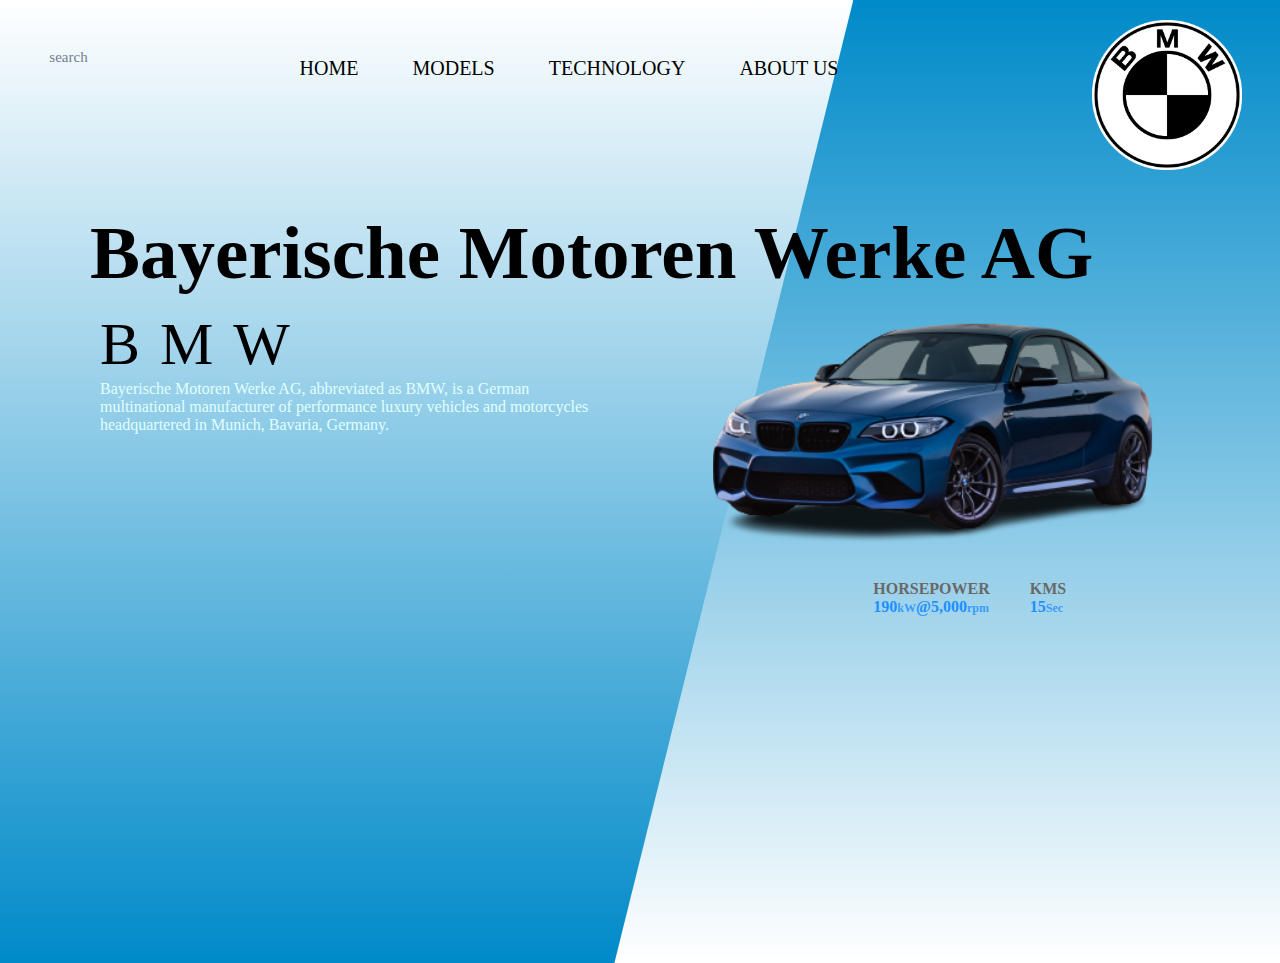
<file: main/index.html>
<!DOCTYPE html>
<html>
    <head>
        <title> BMW Company</title>
        <link rel="stylesheet" href="index.css">
    </head>
    <body>
        <div class="content">
            <img class="car" src="photos/bmw3.png">
            <h1>Bayerische Motoren Werke AG</h1>
            <h2>BMW</h2><br>
            <p>Bayerische Motoren Werke AG, abbreviated as BMW, is a German multinational manufacturer of performance luxury vehicles and motorcycles headquartered in Munich, Bavaria, Germany.</p>
        </div>
        <div class="main">
            <nav>
                <form>
                    <input type="search" placeholder=" search ">
                </form>
                <ul>
                    <li><a href="">Home</a></li>
                    <li><a href="E:\bmw\model.html">Models</a></li>
                    <li><a href="E:\bmw\technology.html">Technology</a></li>
                    <li><a href="E:\bmw\about us.html">About us</a></li>
                    <a href=""><img class="logo" src="photos/logo.png"></a>
                </ul>
            </nav>
            <div class="half">
            </div>
            <div class="car-side">
                <div>
                    <p class="title">HorsePower</p>
                    <p class="value">190<span>kW</span>@5,000<span>rpm</span></p>
                </div>
                <div>
                    <p class="title">kms</p>
                    <p class="value">15<span>Sec</span></p>
                </div>
            </div>
        </div>
    </body>
</html>
</file>
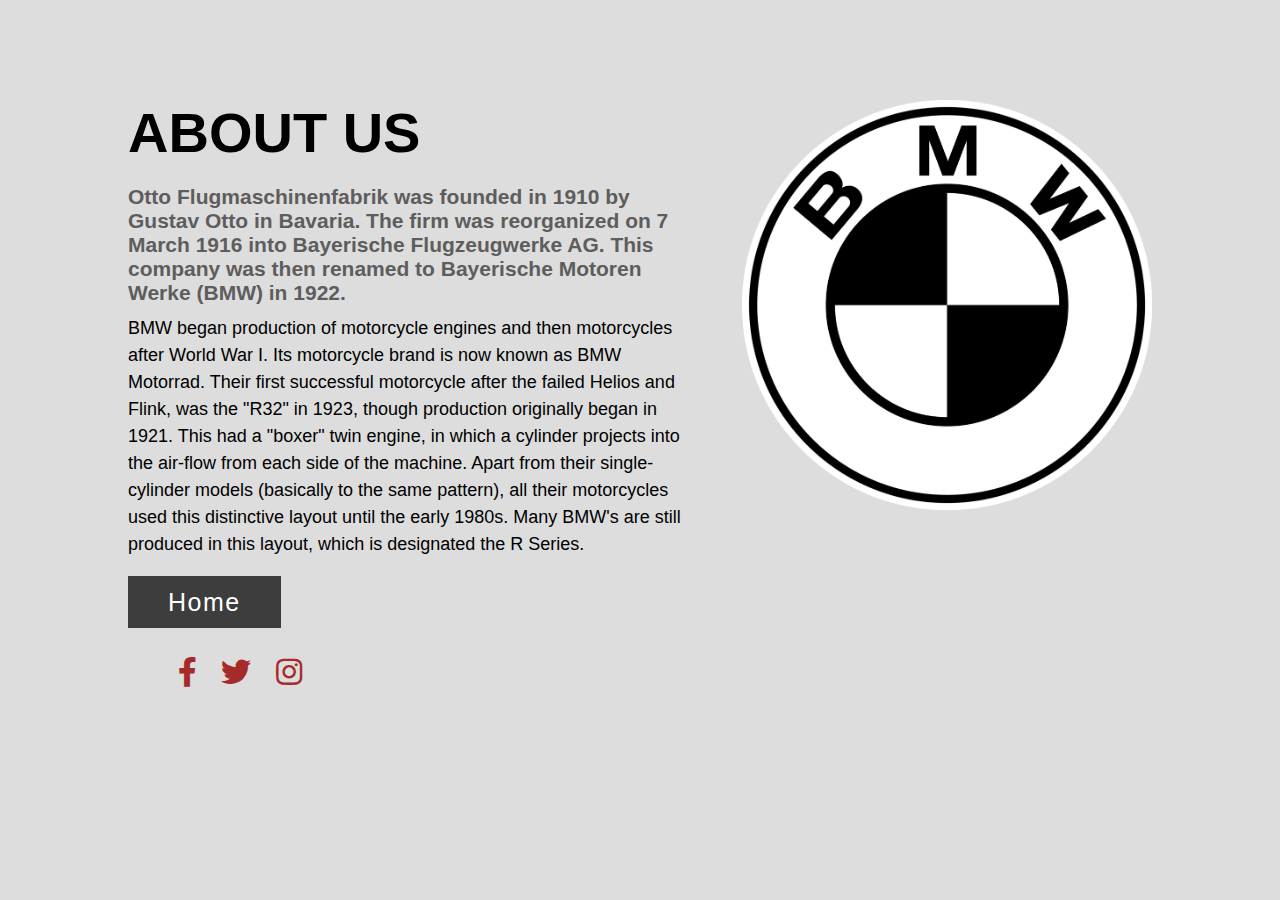
<file: main/about us.html>
<!DOCTYPE html>
<html>
<head>
	<title>About Us Section</title>
	<link rel="stylesheet" href="https://pro.fontawesome.com/releases/v5.10.0/css/all.css">
	<link rel="stylesheet" type="text/css" href="about us.css">
</head>	
<body>
	<div class="section">
		<div class="container">
			<div class="content-section">
				<div class="title">
					<h1>About Us</h1>
				</div>
				<div class="content">
					<h3>Otto Flugmaschinenfabrik was founded in 1910 by Gustav Otto in Bavaria. The firm was reorganized on 7 March 1916 into Bayerische Flugzeugwerke AG. This company was then renamed to Bayerische Motoren Werke (BMW) in 1922.</h3>
					<p>BMW began production of motorcycle engines and then motorcycles after World War I. Its motorcycle brand is now known as BMW Motorrad. Their first successful motorcycle after the failed Helios and Flink, was the "R32" in 1923, though production originally began in 1921. This had a "boxer" twin engine, in which a cylinder projects into the air-flow from each side of the machine. Apart from their single-cylinder models (basically to the same pattern), all their motorcycles used this distinctive layout until the early 1980s. Many BMW's are still produced in this layout, which is designated the R Series.</p>
					<div class="button">
						<a href="E:\car-landing-page-main\index.html">Home</a>
					</div>
				</div>
				<div class="social">
					<a href="https://www.facebook.com/BMW/"><i class="fab fa-facebook-f"></i></a>
					<a href="https://twitter.com/bmwindia"><i class="fab fa-twitter"></i></a>
					<a href="https://www.instagram.com/bmw/"><i class="fab fa-instagram"></i></a>
				</div>
			</div>
			<div class="image-section">
				<img src="photos/logo.png">
			</div>
		</div>
	</div>

	
</body>
</html>
</file>
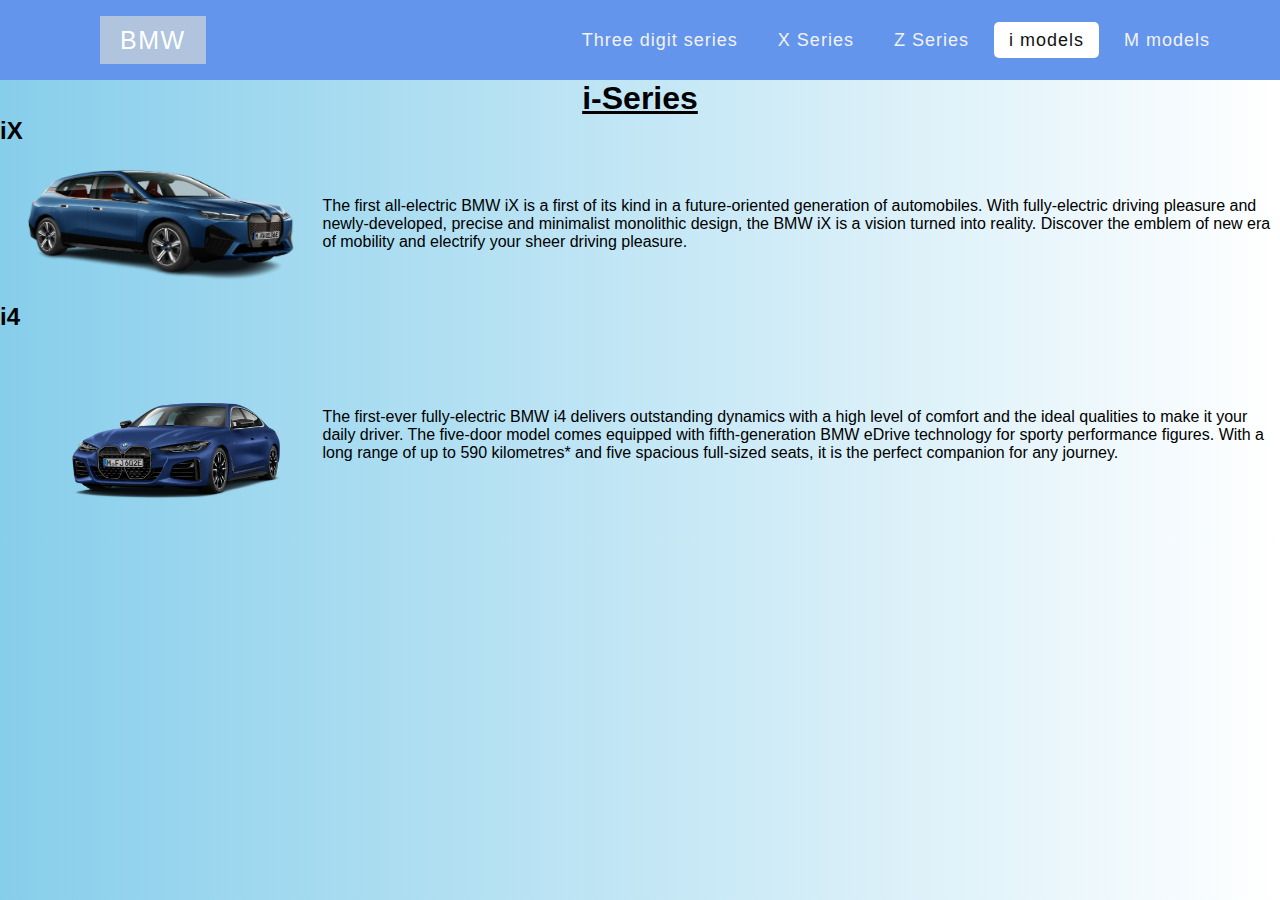
<file: main/model i.html>
<!DOCTYPE html>
<html >
   <head>
      <title>Models</title>
      <link rel="stylesheet" href="model.css">
   </head>
   <body>
      <nav>
         <div class="button">
            <a href="E:\bmw\index.html">BMW</a>
          </div>
         
         <input type="checkbox" id="click">
         <label for="click" class="menu-btn">
         <i class="fas fa-bars"></i>
         </label>
         <ul>
            <li><a href="E:\bmw\model.html">Three digit series</a></li>
            <li><a href="E:\bmw\model x.html">X Series</a></li>
            <li><a href="E:\bmw\model z.html">Z Series</a></li>
            <li><a class="active">i models</a></li>
            <li><a href="E:\bmw\model m.html">M models</a></li>
         </ul>
      </nav>
      </div>

<center>
<h1><u>i-Series</u></h1>
</center>
<h2>iX</h2>
      <table  width = "100%" height="100px" >
         <tr>
            <td><center><img src='photos/ix.png'  width="100%" height="150px"></center></td>
            <td width="75%" height="100px"><p>The first all-electric BMW iX is a first of its kind in a future-oriented generation of automobiles. With fully-electric driving pleasure and newly-developed, precise and minimalist monolithic design, the BMW iX is a vision turned into reality. Discover the emblem of new era of mobility and electrify your sheer driving pleasure. </p></td>
         </tr>    
      </table>

<h2>i4</h2>
      <table  width = "100%" height="100px" >
         <tr>
            <td><center><img src='photos/i4.png'  width="120%" height="200px"></center></td>
            <td width="75%" height="100px"><p>The first-ever fully-electric BMW i4 delivers outstanding dynamics with a high level of comfort and the ideal qualities to make it your daily driver. The five-door model comes equipped with fifth-generation BMW eDrive technology for sporty performance figures. With a long range of up to 590 kilometres* and five spacious full-sized seats, it is the perfect companion for any journey.</p></td>
         </tr>    
      </table>


   </body>
</html>
</file>
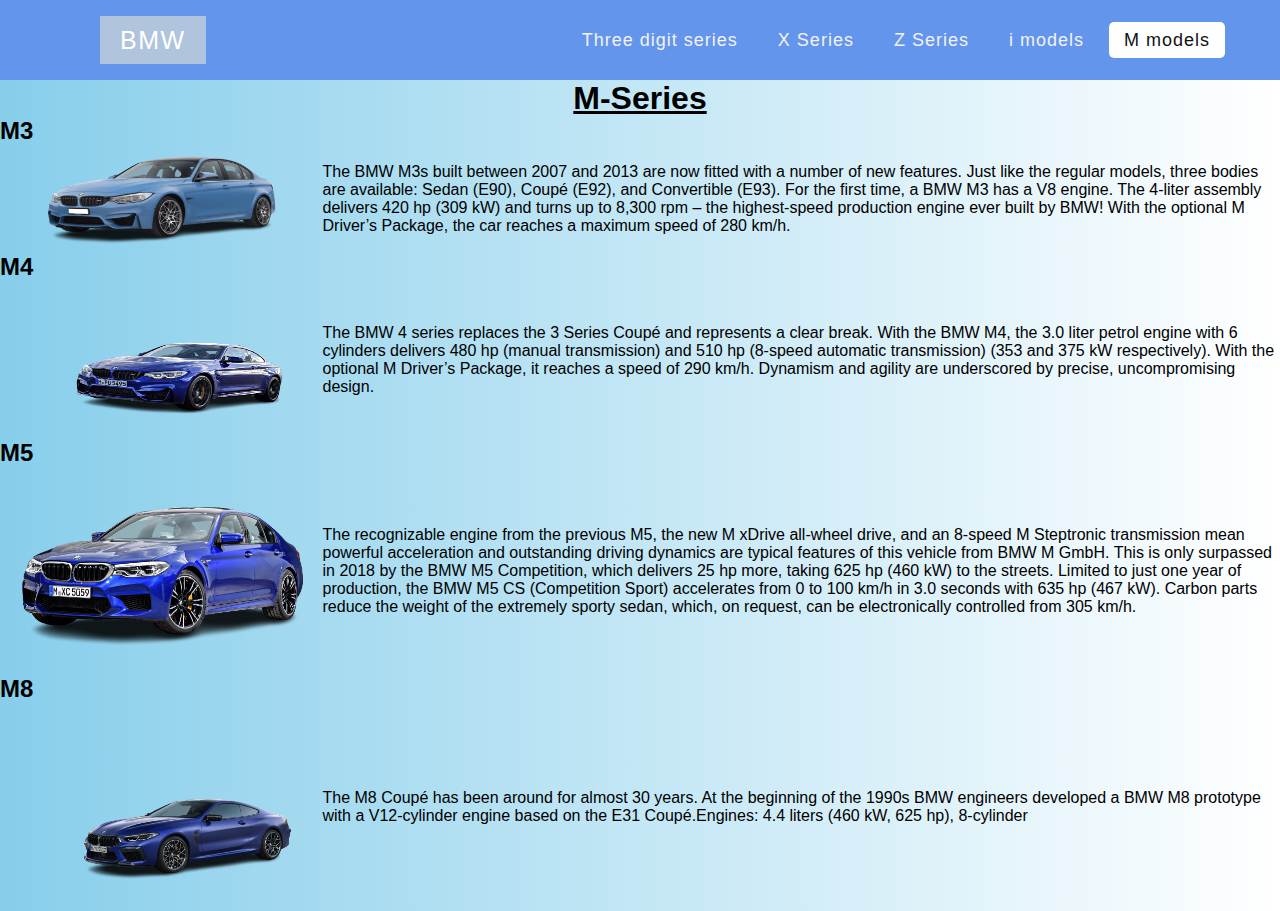
<file: main/model m.html>
<!DOCTYPE html>
<html >
   <head>
      <title>Models</title>
      <link rel="stylesheet" href="model.css">
   </head>
   <body>
      <nav>
         <div class="button">
            <a href="E:\bmw\index.html">BMW</a>
          </div>
         
         <input type="checkbox" id="click">
         <label for="click" class="menu-btn">
         <i class="fas fa-bars"></i>
         </label>
         <ul>
            <li><a href="E:\bmw\model.html">Three digit series</a></li>
            <li><a href="E:\bmw\model x.html">X Series</a></li>
            <li><a href="E:\bmw\model z.html">Z Series</a></li>
            <li><a href="E:\bmw\model i.html">i models</a></li>
            <li><a class="active">M models</a></li>
         </ul>
      </nav>
      </div>
<center>
<h1><u>M-Series</u></h1>
</center>
<h2>M3</h2>
      <table  width = "100%" height="100px" >
         <tr>
            <td><center><img src='photos/m3.png'  width="75%" height="100px"></center></td>
            <td width="75%" height="100px"><p>The BMW M3s built between 2007 and 2013 are now fitted with a number of new features. Just like the regular models, three bodies are available: Sedan (E90), Coupé (E92), and Convertible (E93). For the first time, a BMW M3 has a V8 engine. The 4-liter assembly delivers 420 hp (309 kW) and turns up to 8,300 rpm – the highest-speed production engine ever built by BMW! With the optional M Driver’s Package, the car reaches a maximum speed of 280 km/h. </p></td>
         </tr>    
      </table>

<h2>M4</h2>
      <table  width = "100%" height="100px" >
         <tr>
            <td><center><img src='photos/m4.png'  width="100%" height="150px"></center></td>
            <td width="75%" height="100px"><p>The BMW 4 series replaces the 3 Series Coupé and represents a clear break. With the BMW M4, the 3.0 liter petrol engine with 6 cylinders delivers 480 hp (manual transmission) and 510 hp (8-speed automatic transmission) (353 and 375 kW respectively). With the optional M Driver’s Package, it reaches a speed of 290 km/h. Dynamism and agility are underscored by precise, uncompromising design. </p></td>
         </tr>    
      </table>

<h2>M5</h2>
      <table  width = "100%" height="100px" >
         <tr>
            <td><center><img src='photos/m51.png'  width="100%" height="200px"></center></td>
            <td width="75%" height="100px"><p>The recognizable engine from the previous M5, the new M xDrive all-wheel drive, and an 8-speed M Steptronic transmission mean powerful acceleration and outstanding driving dynamics are typical features of this vehicle from BMW M GmbH. This is only surpassed in 2018 by the BMW M5 Competition, which delivers 25 hp more, taking 625 hp (460 kW) to the streets. Limited to just one year of production, the BMW M5 CS (Competition Sport) accelerates from 0 to 100 km/h in 3.0 seconds with 635 hp (467 kW). Carbon parts reduce the weight of the extremely sporty sedan, which, on request, can be electronically controlled from 305 km/h.

 </p></td>
         </tr>    
      </table>

<h2>M8</h2>
      <table  width = "100%" height="100px" >
         <tr>
            <td><center><img src='photos/m8.png'  width="100%" height="200px"></center></td>
            <td width="75%" height="100px"><p>The M8 Coupé has been around for almost 30 years. At the beginning of the 1990s BMW engineers developed a BMW M8 prototype with a V12-cylinder engine based on the E31 Coupé.Engines: 4.4 liters (460 kW, 625 hp), 8-cylinder </p></td>
         </tr>    
      </table>

   </body>
</html>
</file>
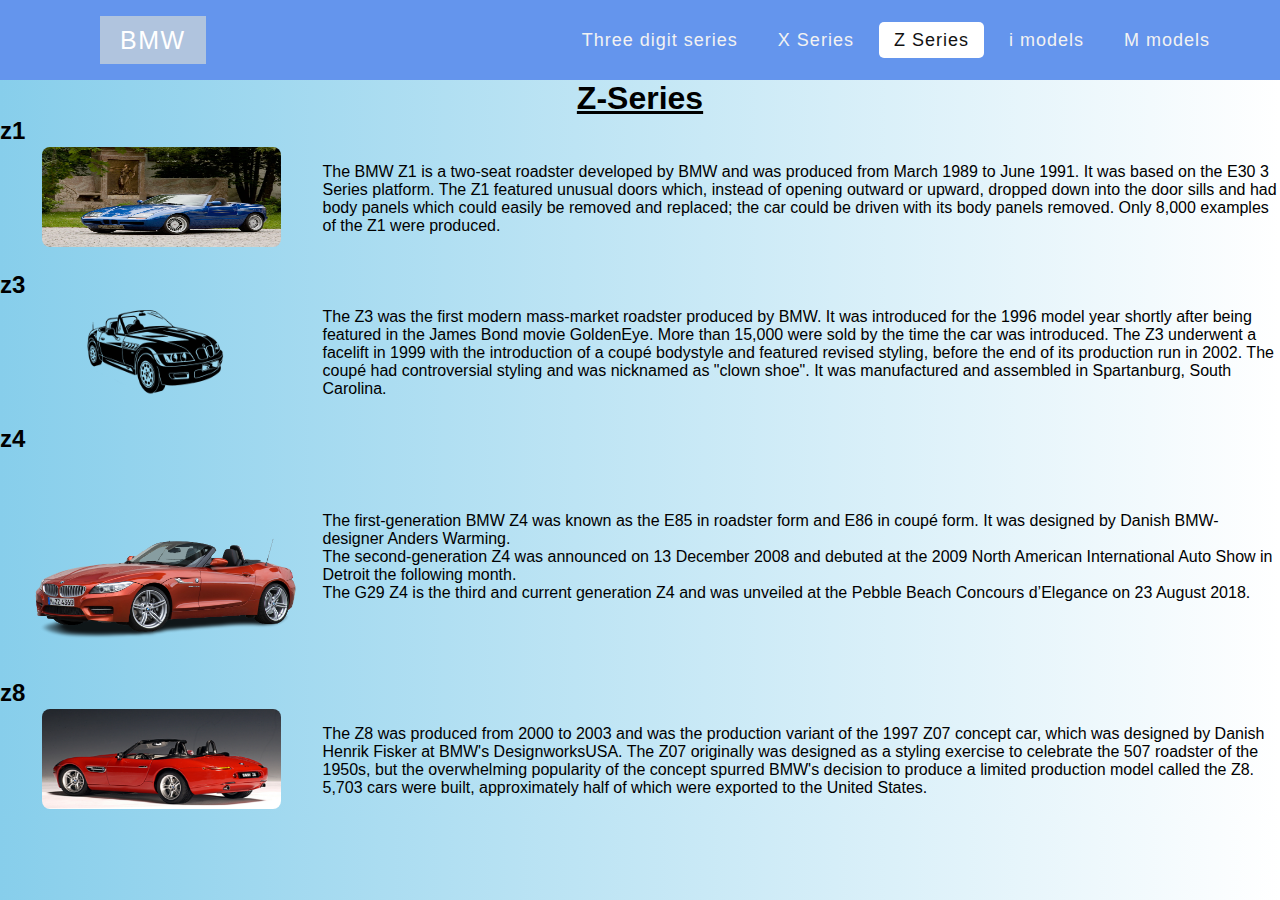
<file: main/model z.html>
<!DOCTYPE html>
<html >
   <head>
      <title>Models</title>
      <link rel="stylesheet" href="model.css">
   </head>
   <body>
      <nav>
         <div class="button">
            <a href="E:\bmw\index.html">BMW</a>
          </div>
         
         <input type="checkbox" id="click">
         <label for="click" class="menu-btn">
         <i class="fas fa-bars"></i>
         </label>
         <ul>
            <li><a href="E:\bmw\model.html">Three digit series</a></li>
            <li><a href="E:\bmw\model x.html">X Series</a></li>
            <li><a class="active">Z Series</a></li>
            <li><a href="E:\bmw\model i.html">i models</a></li>
            <li><a href="E:\bmw\model m.html">M models</a></li>
         </ul>
      </nav>
      </div>

  <center>
<h1><u>Z-Series</u></h1>
</center>
<h2>z1</h2>
      <table  width = "100%" height="100px" >
         <tr>
            <td><center><img src='photos/z1.jpg'  width="75%" height="100px"></center></td>
            <td width="75%" height="100px"><p>The BMW Z1 is a two-seat roadster developed by BMW and was produced from March 1989 to June 1991. It was based on the E30 3 Series platform. The Z1 featured unusual doors which, instead of opening outward or upward, dropped down into the door sills and had body panels which could easily be removed and replaced; the car could be driven with its body panels removed. Only 8,000 examples of the Z1 were produced. </p></td>
         </tr>    
      </table>
<br \>
<h2>z3</h2>
      <table  width = "100%" height="100px" >
         <tr>
            <td><center><img src='photos/z3.png'  width="100%" height="100px"></center></td>
            <td width="75%" height="100px"><p>The Z3 was the first modern mass-market roadster produced by BMW. It was introduced for the 1996 model year shortly after being featured in the James Bond movie GoldenEye. More than 15,000 were sold by the time the car was introduced. The Z3 underwent a facelift in 1999 with the introduction of a coupé bodystyle and featured revised styling, before the end of its production run in 2002. The coupé had controversial styling and was nicknamed as "clown shoe". It was manufactured and assembled in Spartanburg, South Carolina. </p></td>
         </tr>    

      </table>
<br \>
<h2>z4</h2>
      <table  width = "100%" height="100px" >
         <tr>
            <td><center><img src='photos/z4.png'  width="100%" height="200px"></center></td>
            <td width="75%" height="100px"><p>The first-generation BMW Z4 was known as the E85 in roadster form and E86 in coupé form. It was designed by Danish BMW-designer Anders Warming.<br> The second-generation Z4 was announced on 13 December 2008 and debuted at the 2009 North American International Auto Show in Detroit the following month.<br> The G29 Z4 is the third and current generation Z4 and was unveiled at the Pebble Beach Concours d’Elegance on 23 August 2018. </p></td>
         </tr>    
      </table>
<br \>
<h2>z8</h2>
      <table  width = "100%" height="100px" >
         <tr>
            <td><center><img src='photos/z8.png'  width="75%" height="100px"></center></td>
            <td width="75%" height="100px"><p>The Z8 was produced from 2000 to 2003 and was the production variant of the 1997 Z07 concept car, which was designed by Danish Henrik Fisker at BMW's DesignworksUSA. The Z07 originally was designed as a styling exercise to celebrate the 507 roadster of the 1950s, but the overwhelming popularity of the concept spurred BMW's decision to produce a limited production model called the Z8. 5,703 cars were built, approximately half of which were exported to the United States. </p></td>
         </tr>    
      </table>

   </body>
</html>
</file>
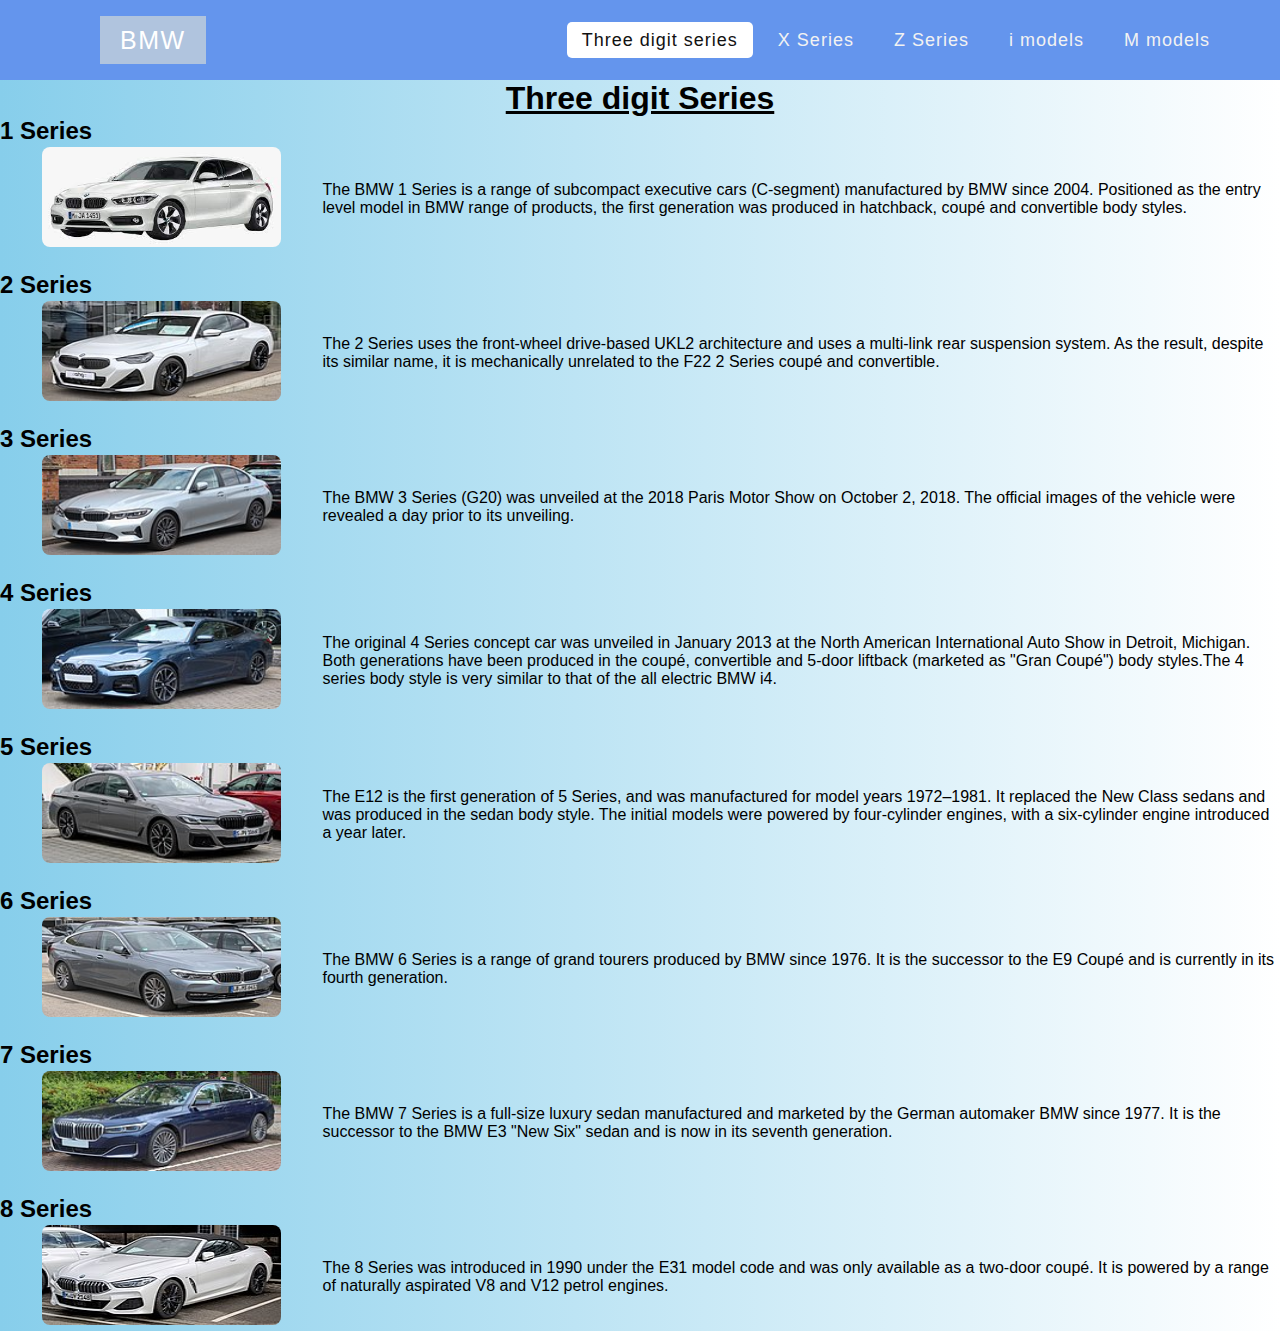
<file: main/model.html>
<!DOCTYPE html>
<html >
   <head>
      <title>Models</title>
      <link rel="stylesheet" href="model.css">
   </head>
   <body>
      <nav>
         <div class="button">
            <a href="E:\bmw\index.html">BMW</a>
          </div>
         
         <input type="checkbox" id="click">
         <label for="click" class="menu-btn">
         <i class="fas fa-bars"></i>
         </label>
         <ul>
            <li><a class="active">Three digit series</a></li>
            <li><a href="E:\bmw\model x.html">X Series</a></li>
            <li><a href="E:\bmw\model z.html">Z Series</a></li>
            <li><a href="E:\bmw\model i.html">i models</a></li>
            <li><a href="E:\bmw\model m.html">M models</a></li>
         </ul>
      </nav>
      </div>

<center>
<h1><u>Three digit Series</u></h1>
</center>
<h2>1 Series</h2>
      <table  width = "100%" height="100px" >
         <tr>
            <td><center><img src='photos/1series.jpg'  width="75%" height="100px"></center></td>
            <td width="75%" height="100px"><p>The BMW 1 Series is a range of subcompact executive cars (C-segment) manufactured by BMW since 2004. Positioned as the entry level model in BMW range of products, the first generation was produced in hatchback, coupé and convertible body styles.</p></td>
         </tr>    
      </table>
<br \>
<h2>2 Series</h2>
      <table  width = "100%" height="100px" >
         <tr>
            <td><center><img src='photos/2series.jpg'  width="75%" height="100px"></center></td>
            <td width="75%" height="100px"><p>The 2 Series uses the front-wheel drive-based UKL2 architecture and uses a multi-link rear suspension system. As the result, despite its similar name, it is mechanically unrelated to the F22 2 Series coupé and convertible.</p></td>
         </tr>    
      </table>
<br \>
<h2>3 Series</h2>
      <table  width = "100%" height="100px" >
         <tr>
            <td><center><img src='photos/3series.jpg'  width="75%" height="100px"></center></td>
            <td width="75%" height="100px"><p>The BMW 3 Series (G20) was unveiled at the 2018 Paris Motor Show on October 2, 2018. The official images of the vehicle were revealed a day prior to its unveiling.</p></td>
         </tr>    
      </table>
<br \>
<h2>4 Series</h2>
      <table  width = "100%" height="100px" >
         <tr>
            <td><center><img src='photos/4series.jpg'  width="75%" height="100px"></center></td>
            <td width="75%" height="100px"><p>The original 4 Series concept car was unveiled in January 2013 at the North American International Auto Show in Detroit, Michigan. Both generations have been produced in the coupé, convertible and 5-door liftback (marketed as "Gran Coupé") body styles.The 4 series body style is very similar to that of the all electric BMW i4.</p></td>
         </tr>    
      </table>
<br \>
<h2>5 Series</h2>
      <table  width = "100%" height="100px" >
         <tr>
            <td><center><img src='photos/5series.jpg'  width="75%" height="100px"></center></td>
            <td width="75%" height="100px"><p>The E12 is the first generation of 5 Series, and was manufactured for model years 1972–1981. It replaced the New Class sedans and was produced in the sedan body style. The initial models were powered by four-cylinder engines, with a six-cylinder engine introduced a year later.</p></td>
         </tr>    
      </table>

<br \>
<h2>6 Series</h2>
      <table  width = "100%" height="100px" >
         <tr>
            <td><center><img src='photos/6series.jpg'  width="75%" height="100px"></center></td>
            <td width="75%" height="100px"><p>The BMW 6 Series is a range of grand tourers produced by BMW since 1976. It is the successor to the E9 Coupé and is currently in its fourth generation.</p></td>
         </tr>    
      </table>
<br \>
<h2>7 Series</h2>
      <table  width = "100%" height="100px" >
         <tr>
            <td><center><img src='photos/7series.jpg'  width="75%" height="100px"></center></td>
            <td width="75%" height="100px"><p>The BMW 7 Series is a full-size luxury sedan manufactured and marketed by the German automaker BMW since 1977. It is the successor to the BMW E3 "New Six" sedan and is now in its seventh generation.</p></td>
         </tr>    
      </table>
<br \>
<h2>8 Series</h2>
      <table  width = "100%" height="100px" >
         <tr>
            <td><center><img src='photos/8series.jpg'  width="75%" height="100px"></center></td>
            <td width="75%" height="100px"><p>The 8 Series was introduced in 1990 under the E31 model code and was only available as a two-door coupé. It is powered by a range of naturally aspirated V8 and V12 petrol engines.</p></td>
         </tr>    
      </table>

   </body>
</html>
</file>
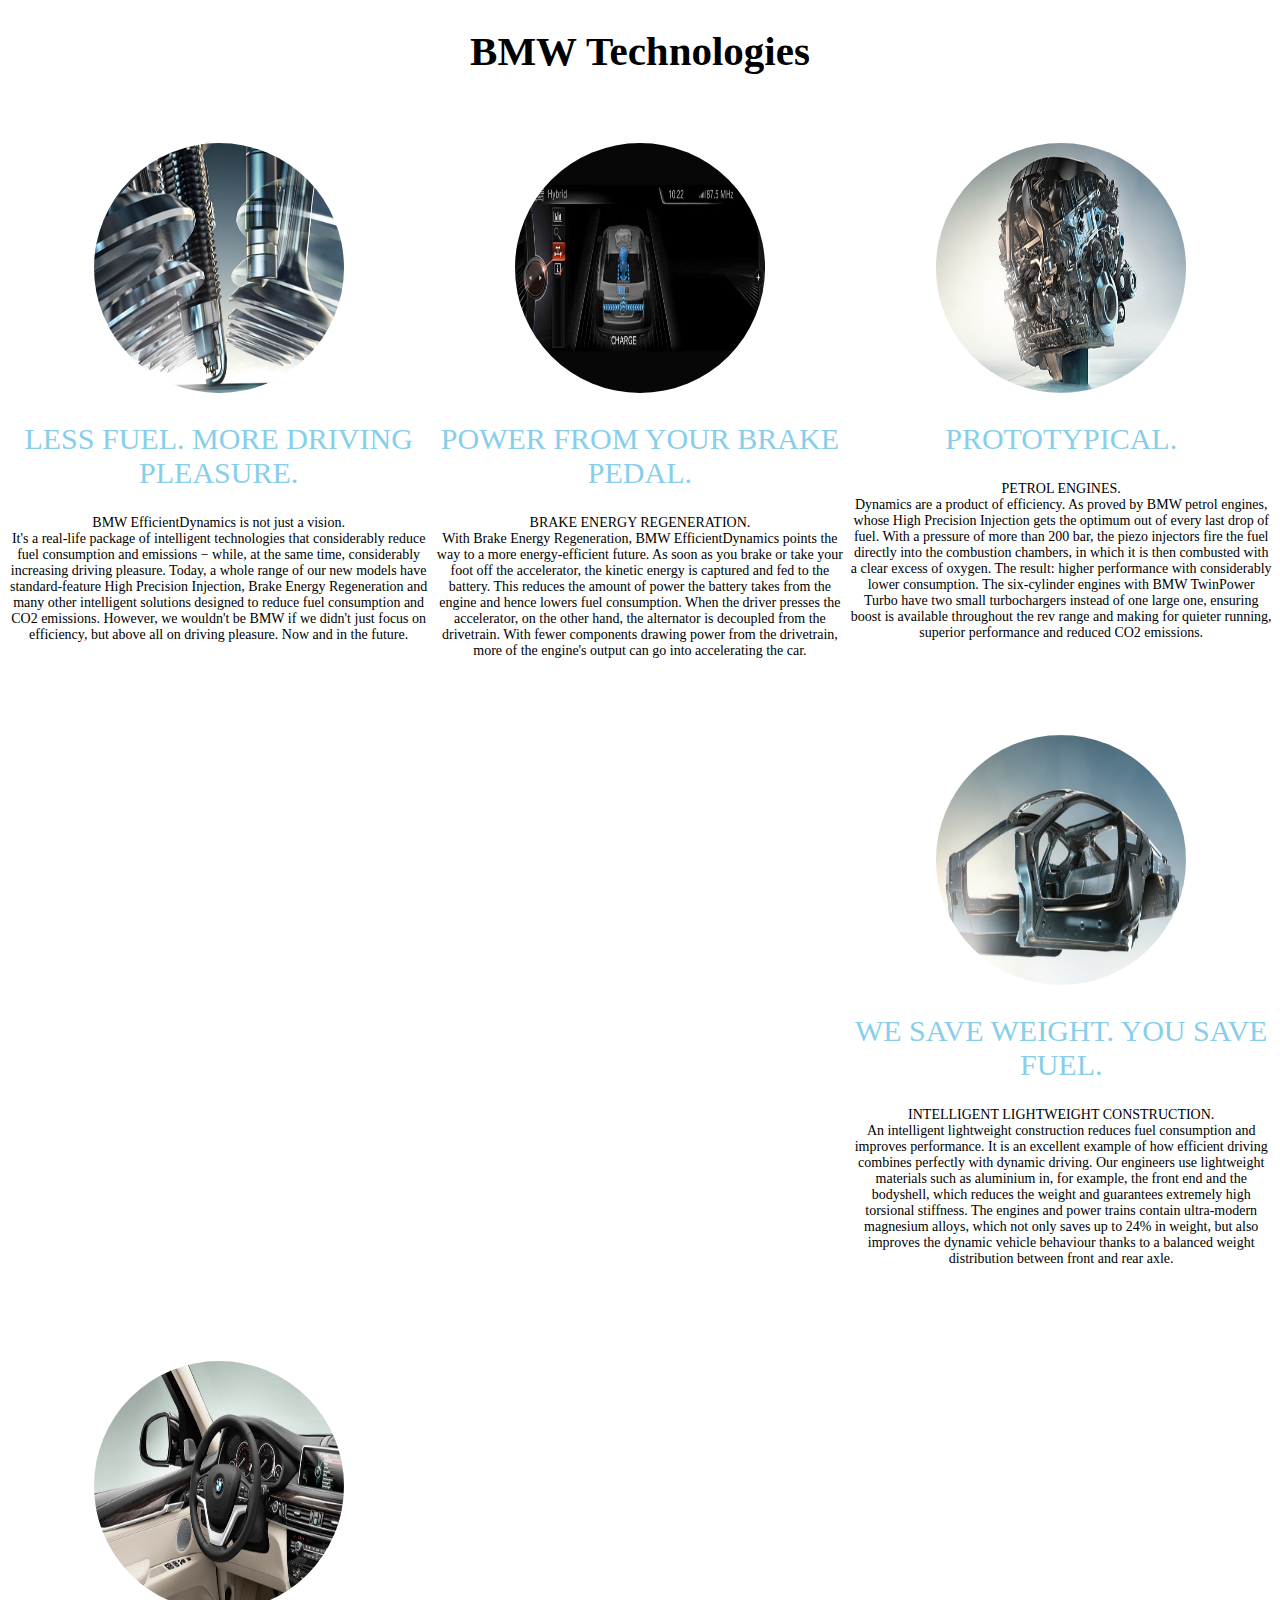
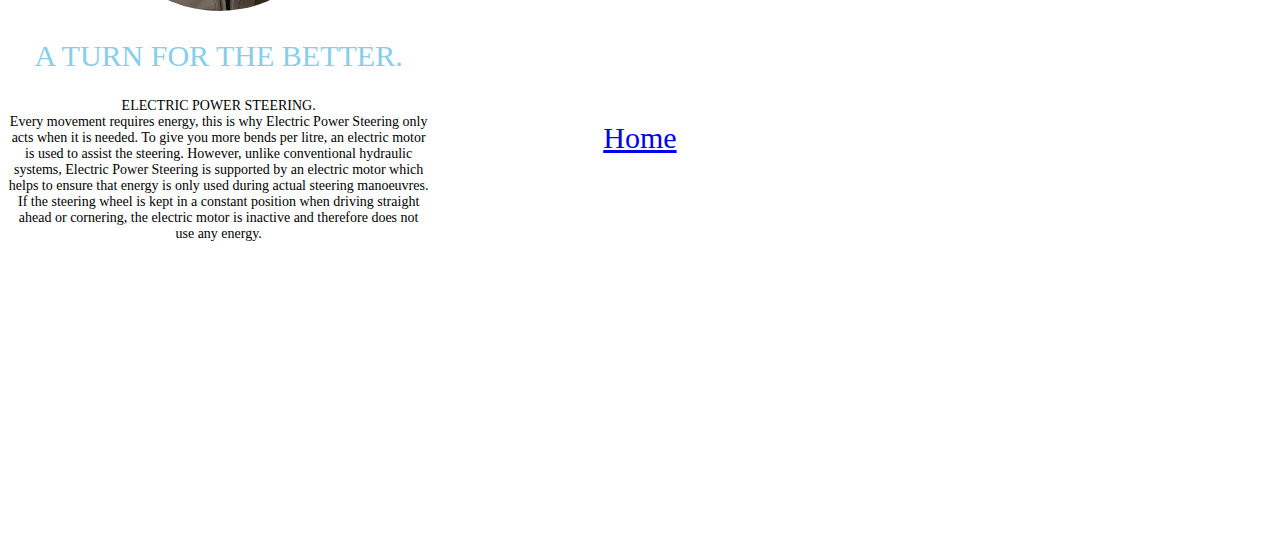
<file: main/technology.html>
<!DOCTYPE html>
<html lang="en">

<head>
  <title>Technologies</title>
  <link rel="stylesheet" href="technology.css">

</head>

<body>

  <h1>BMW Technologies</h1>


  <div class="team">
    <img src="photos/t1.jpg" alt="">
    <h2>LESS FUEL. MORE DRIVING PLEASURE.</h2>
    <p>BMW EfficientDynamics is not just a vision. <br>
    It's a real-life package of intelligent technologies that considerably reduce fuel consumption and emissions − while, at the same time, considerably increasing driving pleasure. Today, a whole range of our new models have standard-feature High Precision Injection, Brake Energy Regeneration and many other intelligent solutions designed to reduce fuel consumption and CO2 emissions. However, we wouldn't be BMW if we didn't just focus on efficiency, but above all on driving pleasure. Now and in the future.</p>
  </div>

  
  <div class="team">
    <img src="photos/t3.jpg" alt="">
    <h2>POWER FROM YOUR BRAKE PEDAL.</h2>
    <p>BRAKE ENERGY REGENERATION.<br>
	With Brake Energy Regeneration, BMW EfficientDynamics points the way to a more energy-efficient future. As soon as you brake or take your foot off the accelerator, the kinetic energy is captured and fed to the battery. This reduces the amount of power the battery takes from the engine and hence lowers fuel consumption. When the driver presses the accelerator, on the other hand, the alternator is decoupled from the drivetrain. With fewer components drawing power from the drivetrain, more of the engine's output can go into accelerating the car.  </p>
  </div>

  
  <div class="team">
    <img src="photos/t2.jpg" alt="">
    <h2>PROTOTYPICAL.</h2>
    <p>PETROL ENGINES.<br>
	Dynamics are a product of efficiency. As proved by BMW petrol engines, whose High Precision Injection gets the optimum out of every last drop of fuel. With a pressure of more than 200 bar, the piezo injectors fire the fuel directly into the combustion chambers, in which it is then combusted with a clear excess of oxygen. The result: higher performance with considerably lower consumption. The six-cylinder engines with BMW TwinPower Turbo have two small turbochargers instead of one large one, ensuring boost is available throughout the rev range and making for quieter running, superior performance and reduced CO2 emissions.</p>
  </div>
	
	<div class="team">
	    <img src="photos/t4.jpg" alt="">
	    <h2>WE SAVE WEIGHT. YOU SAVE FUEL.</h2>
	    <p>INTELLIGENT LIGHTWEIGHT CONSTRUCTION.<br>
		An intelligent lightweight construction reduces fuel consumption and improves performance. It is an excellent example of how efficient driving combines perfectly with dynamic driving. Our engineers use lightweight materials such as aluminium in, for example, the front end and the bodyshell, which reduces the weight and guarantees extremely high torsional stiffness. The engines and power trains contain ultra-modern magnesium alloys, which not only saves up to 24% in weight, but also improves the dynamic vehicle behaviour thanks to a balanced weight distribution between front and rear axle.</p>
	</div>

	<div class="team">
	    <img src="photos/t5.jpg" alt="">
	    <h2>A TURN FOR THE BETTER.</h2>
	    <p>ELECTRIC POWER STEERING.<br>
		Every movement requires energy, this is why Electric Power Steering only acts when it is needed. To give you more bends per litre, an electric motor is used to assist the steering. However, unlike conventional hydraulic systems, Electric Power Steering is supported by an electric motor which helps to ensure that energy is only used during actual steering manoeuvres. If the steering wheel is kept in a constant position when driving straight ahead or cornering, the electric motor is inactive and therefore does not use any energy.</p>
	  </div>

	<div class="team1">
		<a href="E:\bmw\index.html">Home</a>
	</div>

</body>

</html>
</file>
<file: main/index.css>
*{
    margin: 0;
    padding: 0;
    box-sizing: border-box;
    font-family: 'BankGothic Md BT';
}

body{
    background: linear-gradient( rgb(0, 138, 201) , rgb(255, 255, 255));
    overflow-x: hidden;
}

.main{
    display: grid;
    grid-template-columns: 2fr 1fr;
}

.main div{
    height: 107vh;
    padding: 20px
}

nav{
    z-index: 100;
    display: inline-flex;
    width: 90%;
    padding: 20px 2%;
    align-items: center;
    position: absolute;
    top: 0;
}

nav ul li{
    position: relative;
    top: 20px;
    left: 20px;
    display: inline-block;
    margin-left: 50px;
    z-index: 100;
    list-style: none;
}

nav ul li a{
    color: black;
    text-decoration: none;
    font-size: 20px;
    text-transform: uppercase;
    transition: 0.5s ease-in-out;
}

nav ul li a:hover{
    opacity: 0.5;
}

.menu>path{
    fill:white;
}

.menu{
    width: 30px;
    margin-right: 20px;
}

::placeholder{
    font-size: 15px;
    color: slategray;
}

input{
    background: transparent;
    border: none;
    padding: 20px;
    position: relative;
    top: 10px;
}

.input[type="search"]{
    color: white;
}

.logo{
    width: 150px;
    position: absolute;
    right: -90px;
    top: 20px;
}

.content{
    position: absolute;
    top: 70px;
    height: auto;
    z-index:100;
}

.content h1{
    font-size: 75px;
    color: black;
    position: relative;
    left: 90px;
    top: 140px;
}

.content h2{
    font-size: 60px;
    font-weight: 300;
    letter-spacing: 20px;
    font-family: 'algeria';
    color: black;
    position: absolute;
    left: 100px;
    top: 240px;
}

.car{
    position: absolute;
    left: 550px;
    z-index: 100;
    top: 70px;
    height: 500px;
    animation-name: move;
    animation-duration: 2s;
}

.content p{
    color: lightcyan;
    width: 490px;
    position: absolute;
    top: 310px;
    left: 100px;
}

.content a{
    color: rgba(255,255,255,0.5);
    position: relative;
    top: 390px;
    border: 1px solid black;
    left: 100px;
    padding: 12px;
    text-decoration: none;
    background: rgb(41,43,58);
}

.half{
    background: linear-gradient(  rgb(255, 255, 255), rgb(0, 138, 201));
    clip-path:polygon(0 0,100% 0, 72% 100%,0% 100%);
}

.car-side{
    display: grid;
    grid-template-columns: repeat(4,1fr);
}

.car-side div{
    height: 103px;
    position: relative;
    top: 540px;
    right: 20px;
    width: auto;
}

.title{
    color: dimgrey;
    text-transform: uppercase;
    font-weight: bold;
}

.value{
    color: dodgerblue;
    font-weight: bold;
    font-size: 16px;
}

span{
    font-size: 12px;
    opacity: 0.8;
}

@keyframes move{
    from{transform: translate(200px, 400px)}
    to{transform: translate(0px,0px)}
}
</file>
<file: main/about us.css>
*{
	margin:0px;
	padding:0px;
	box-sizing: border-box;
	font-family: 'Poppins', sans-serif;
}
.section{
	width: 100%;
	min-height: 100vh;
	background-color: #ddd;
}
.container{
	width: 80%;
	display: block;
	margin:auto;
	padding-top: 100px;
}
.content-section{
	float: left;
	width: 55%;
}
.image-section{
	float: right;
	width: 40%;
}
.image-section img{
	width: 100%;
	height: auto;
}
.content-section .title{
	text-transform: uppercase;
	font-size: 28px;
}
.content-section .content h3{
	margin-top: 20px;
	color:#5d5d5d;
	font-size: 21px;
}
.content-section .content p{
	margin-top: 10px;
	font-family: sans-serif;
	font-size: 18px;
	line-height: 1.5;
}
.content-section .content .button{
	margin-top: 30px;
}
.content-section .content .button a{
	background-color: #3d3d3d;
	padding:12px 40px;
	text-decoration: none;
	color:#fff;
	font-size: 25px;
	letter-spacing: 1.5px;
}
.content-section .content .button a:hover{
	background-color: #a52a2a;
	color:#fff;
}
.content-section .social{
	margin: 40px 40px;
}
.content-section .social i{
	color:#a52a2a;
	font-size: 30px;
	padding:0px 10px;
}
.content-section .social i:hover{
	color:#3d3d3d;
}
@media screen and (max-width: 768px){
	.container{
	width: 80%;
	display: block;
	margin:auto;
	padding-top:50px;
}
.content-section{
	float:none;
	width:100%;
	display: block;
	margin:auto;
}
.image-section{
	float:none;
	width:100%;
	
}
.image-section img{
	width: 100%;
	height: auto;
	display: block;
	margin:auto;
}
.content-section .title{
	text-align: center;
	font-size: 19px;
}
.content-section .content .button{
	text-align: center;
}
.content-section .content .button a{
	padding:9px 30px;
}
.content-section .social{
	text-align: center;
}

}
</file>
<file: main/model.css>
*{
  margin: 0;
  padding: 0;
  box-sizing: border-box;
  font-family:  sans-serif;
} 
body{
  background: linear-gradient(to left, white, skyblue);
}
nav{
  display: flex;
  height: 80px;
  width: 100%;
  background: cornflowerblue;
  align-items: center;
  justify-content: space-between;
  padding: 0 50px 0 100px;
  flex-wrap: wrap;
}
button{
  margin-top: 20px;
}
.button a{
  background-color: lightsteelblue;
  padding:10px 20px;
  text-decoration: none;
  color:#fff;
  font-size: 25px;
  letter-spacing: 1.5px;
}
.button a:hover{
  background-color: lightcyan;
  color:mediumvioletred;
}
img{
  border-radius: 8px;
}
nav .logo{
  color: #fff;
  font-size: 35px;
  font-weight: 600;
}
nav ul{
  display: flex;
  flex-wrap: wrap;
  list-style: none;
}
nav ul li{
  margin: 0 5px;
}
nav ul li a{
  color: #f2f2f2;
  text-decoration: none;
  font-size: 18px;
  font-weight: 500;
  padding: 8px 15px;
  border-radius: 5px;
  letter-spacing: 1px;
  transition: all 0.3s ease;
}
nav ul li a.active,
nav ul li a:hover{
  color: #111;
  background: #fff;
}
nav .menu-btn i{
  color: #fff;
  font-size: 22px;
  cursor: pointer;
  display: none;
}
input[type="checkbox"]{
  display: none;
}
@media (max-width: 1000px){
  nav{
    padding: 0 40px 0 50px;
  }
}
@media (max-width: 920px) {
  nav .menu-btn i{
    display: block;
  }
  #click:checked ~ .menu-btn i:before{
    content: "\f00d";
  }
  nav ul{
    position: fixed;
    top: 80px;
    left: -100%;
    background: #111;
    height: 100vh;
    width: 100%;
    text-align: center;
    display: block;
    transition: all 0.3s ease;
  }
  #click:checked ~ ul{
    left: 0;
  }
  nav ul li{
    width: 100%;
    margin: 40px 0;
  }
  nav ul li a{
    width: 100%;
    margin-left: -100%;
    display: block;
    font-size: 20px;
    transition: 0.6s cubic-bezier(0.68, -0.55, 0.265, 1.55);
  }
  #click:checked ~ ul li a{
    margin-left: 0px;
  }
  nav ul li a.active,
  nav ul li a:hover{
    background: none;
    color: cyan;
  }
}
.content{
  position: absolute;
  top: 50%;
  left: 50%;
  transform: translate(-50%, -50%);
  text-align: center;
  z-index: -1;
  width: 100%;
  padding: 0 30px;
  color: #1b1b1b;
}
.content div{
  font-size: 40px;
  font-weight: 700;
}
</file>
<file: main/technology.css>
h1 {
  font-family: Poppins Black;
  text-align: center;
  font-size: 41px;
}

.team {
  text-align: center;
  padding: 40px 0px;
  width: 33.33%;
  float: left;
}

.team img {
  width: 250px;
  height: 250px;
  border-radius: 50%;
}

.team h2 {
  font-family: impact;
  font-weight: normal;
  font-size: 30px;
  text-transform: uppercase;
  color: skyblue;
}

.team p {
  font-size: 14px;
  font-family: candara;
}

.team1 {
  text-align: center;
  padding: 400px 0px;
  width: 33.33%;
  float: left;
  font-size: 30px;
  text-decoration: blink;
}
</file>
